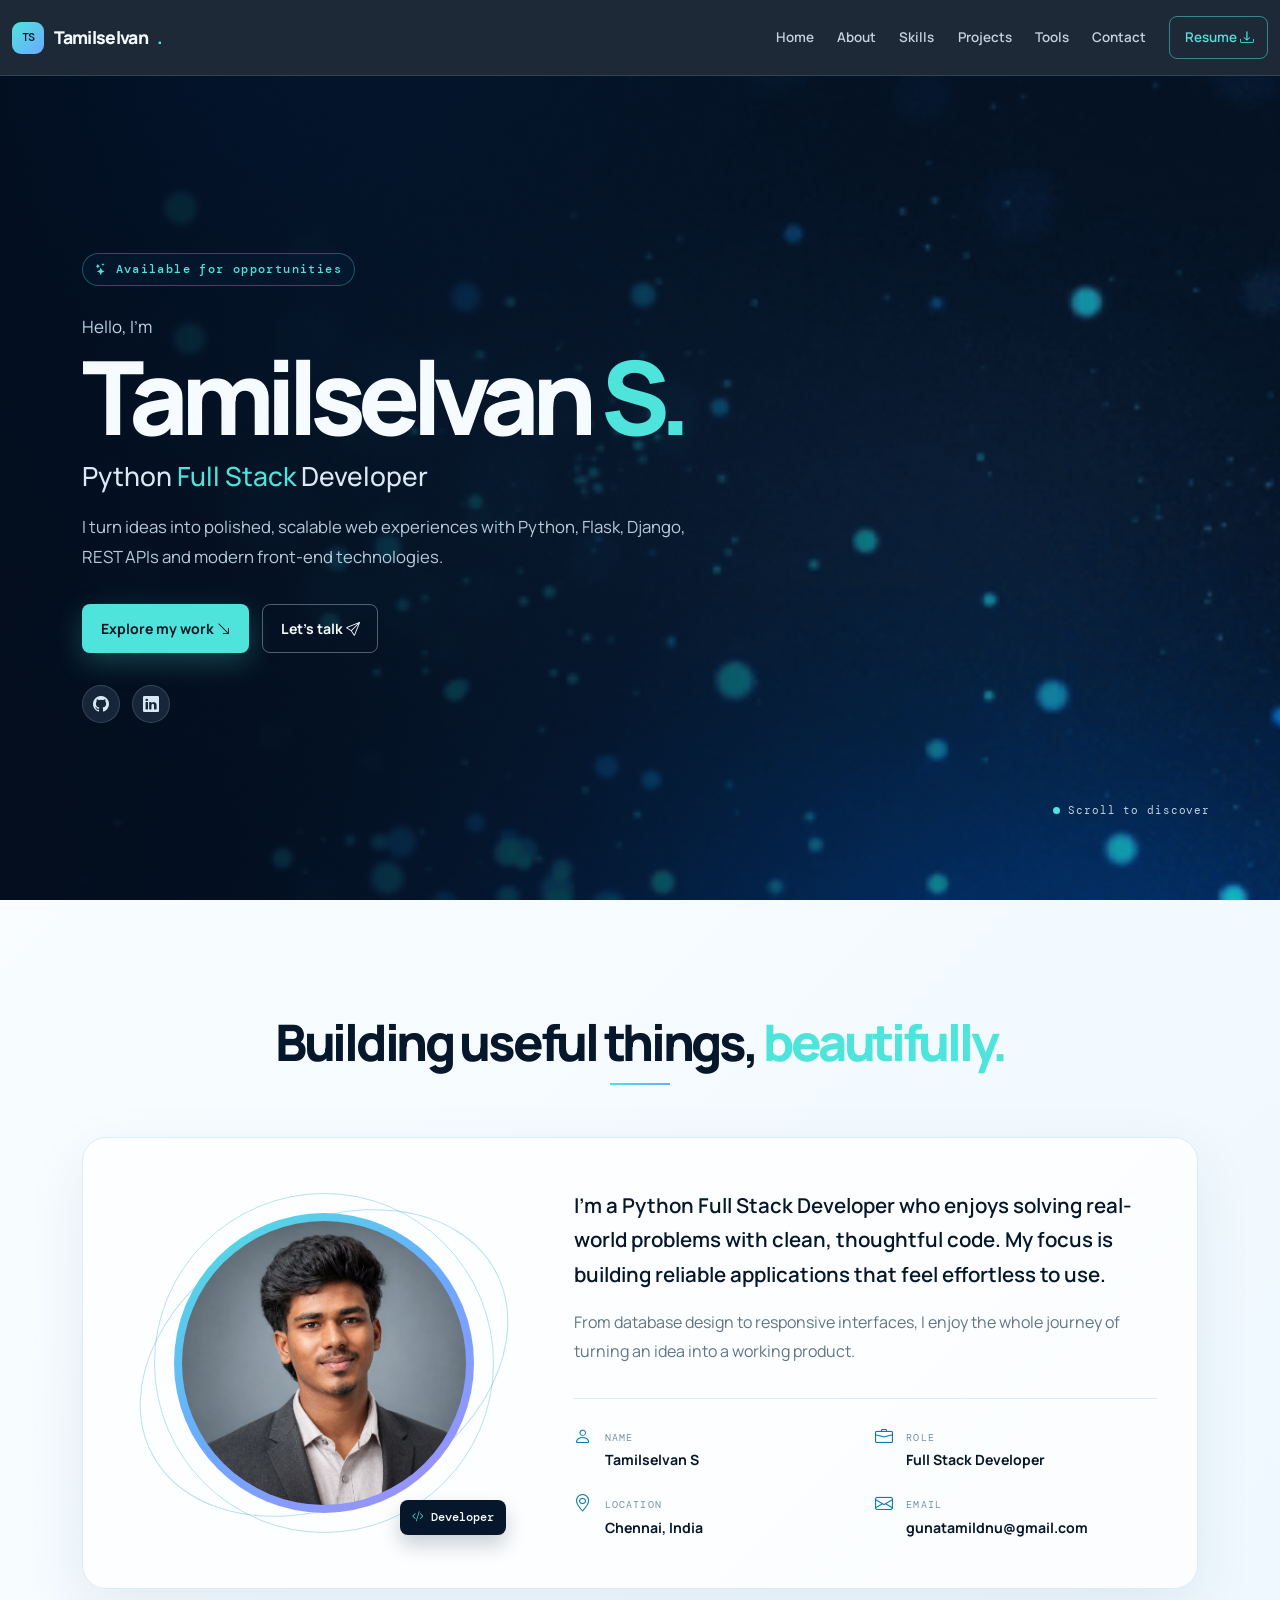
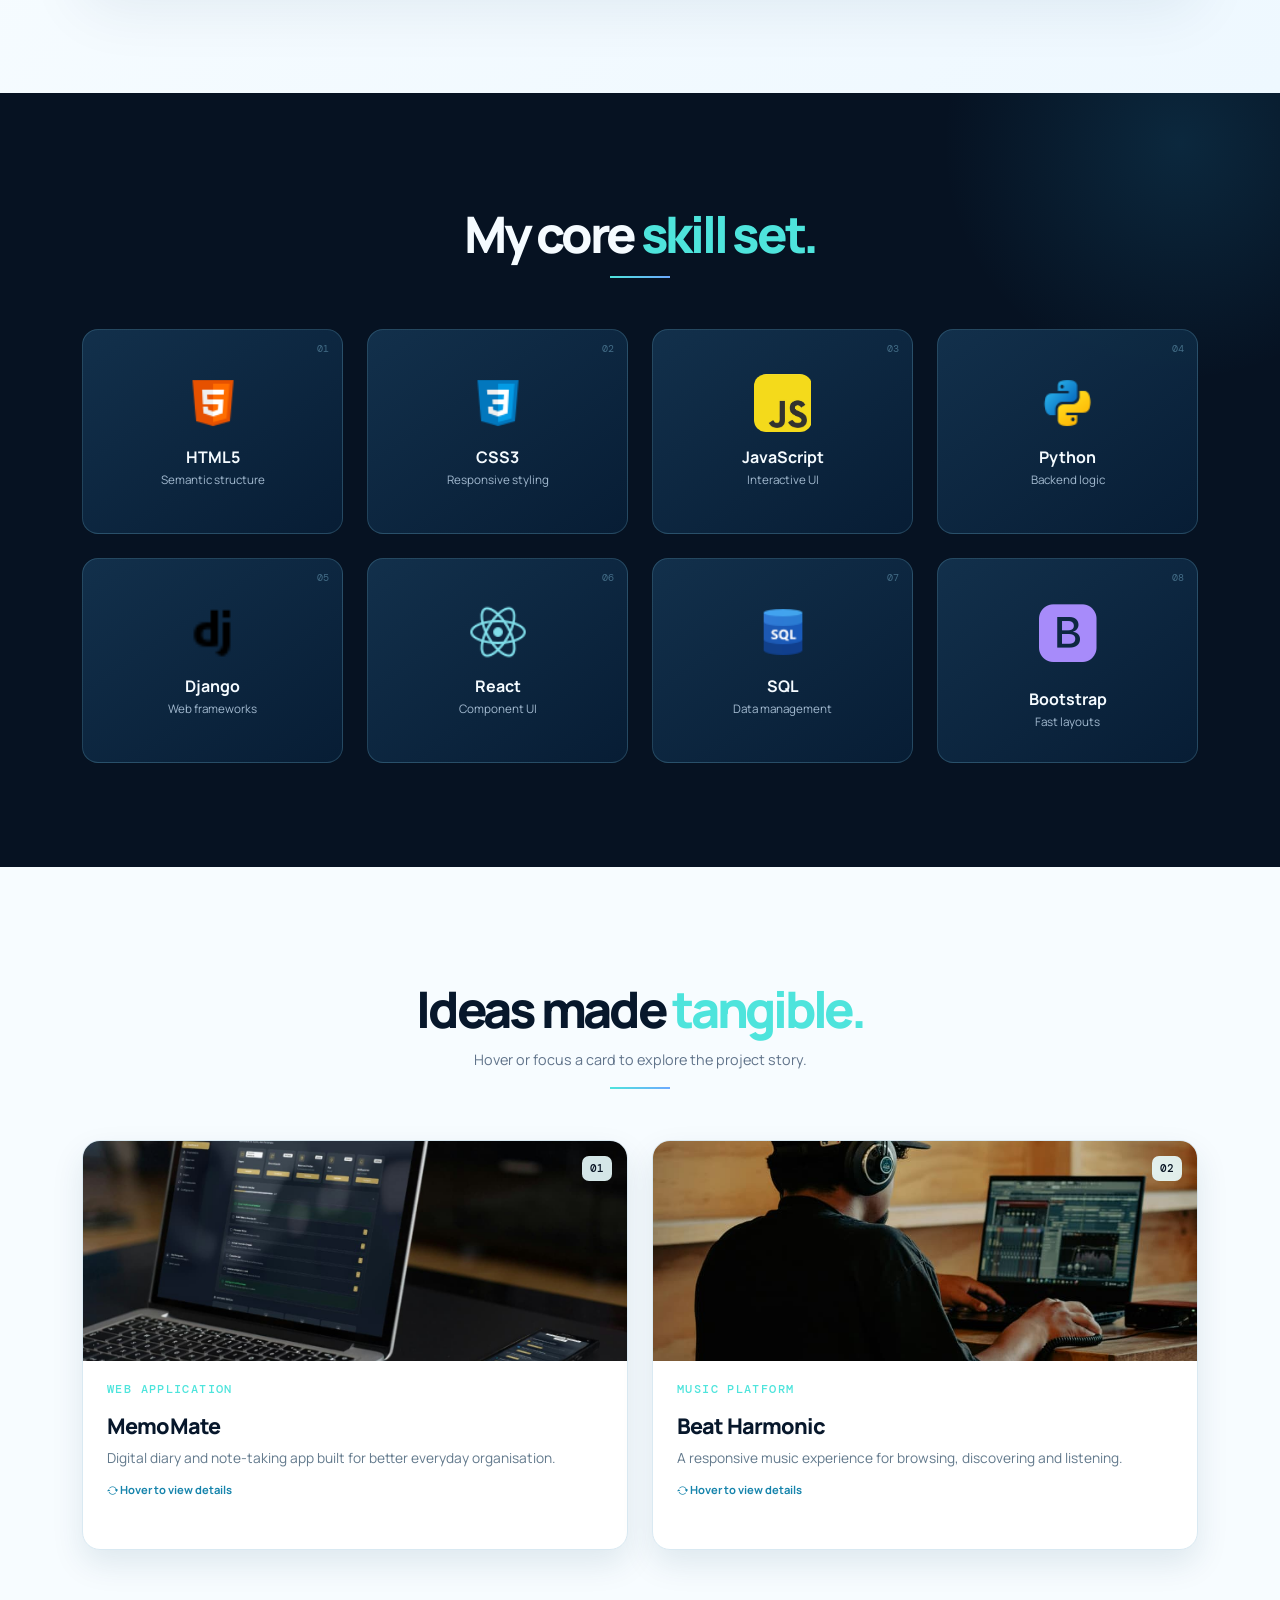
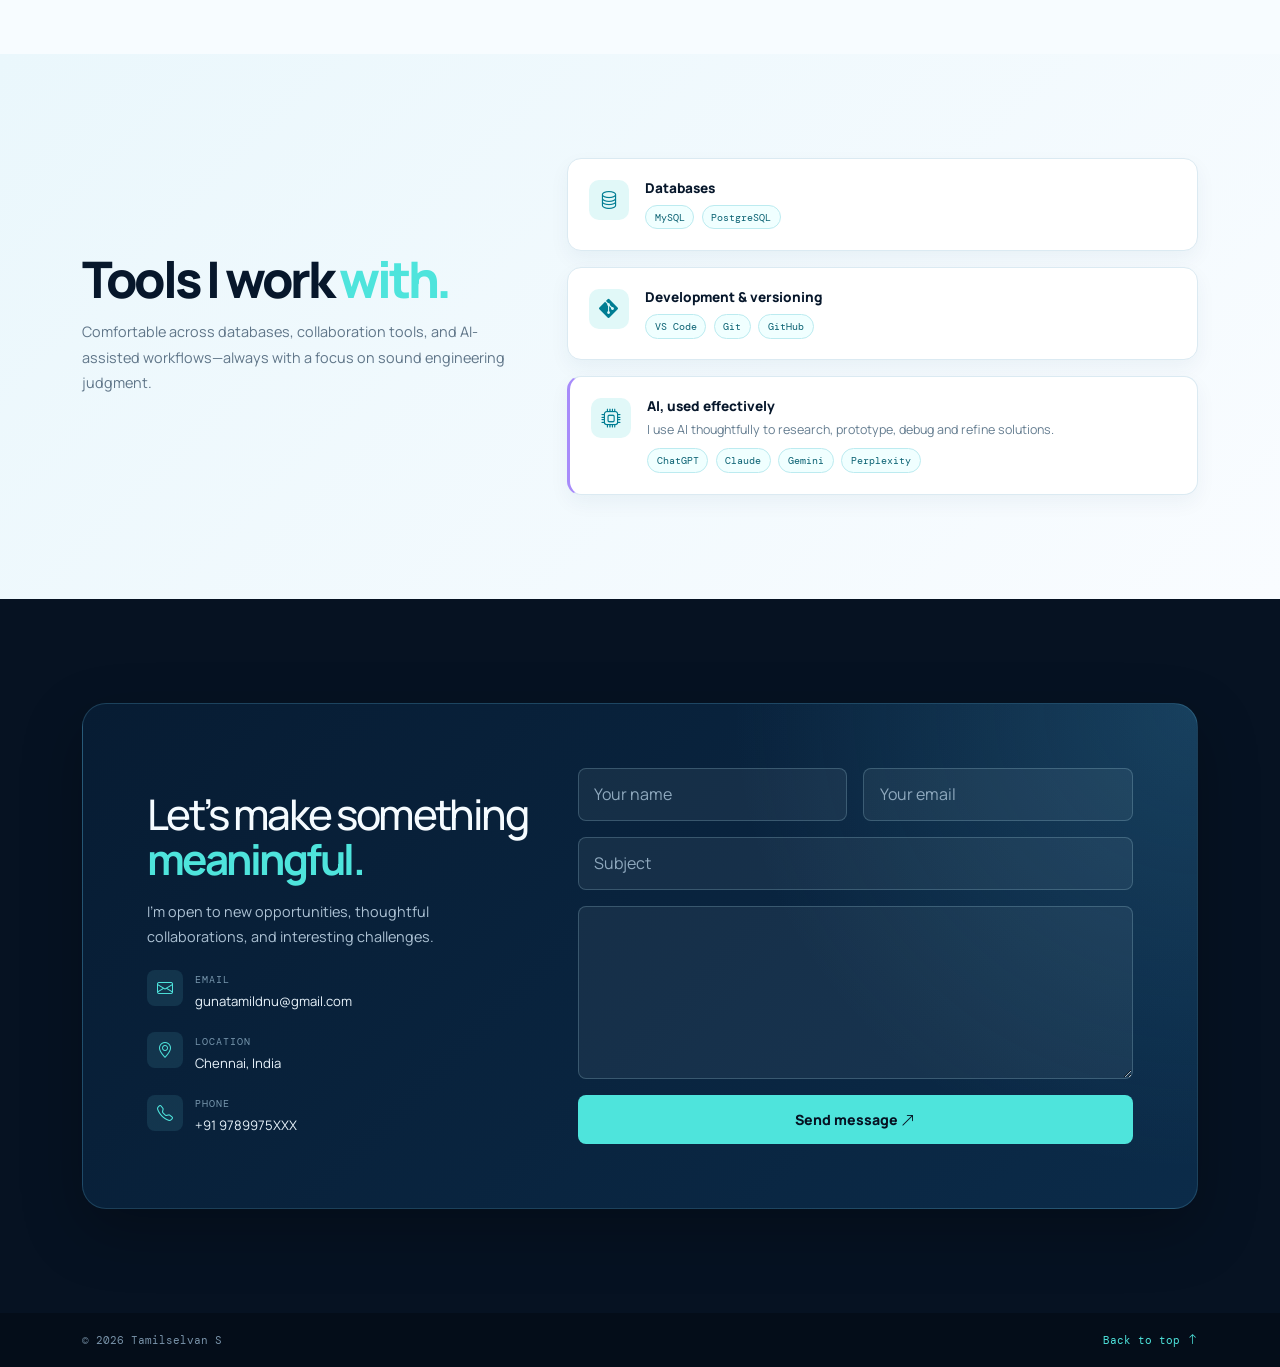
<file: index.html>
<!doctype html>
<html lang="en">
  <head>
    <meta charset="UTF-8">
    <meta name="viewport" content="width=device-width,initial-scale=1">
    <meta name="description" content="Tamilselvan S — Python Full Stack Developer.">
    <title>
      Tamilselvan S | Portfolio
    </title>
    <link href="https://cdn.jsdelivr.net/npm/bootstrap@5.3.3/dist/css/bootstrap.min.css" rel="stylesheet">
    <link rel="stylesheet" href="https://cdn.jsdelivr.net/npm/bootstrap-icons@1.11.3/font/bootstrap-icons.min.css">
    <link rel="stylesheet" href="css/task.css">
  </head>
  <body>
    <!-- Navigation -->
    <nav class="navbar navbar-expand-lg header">
      <div class="container-fluid">
        <a href="#home" class="navbar-brand name">
          <b>
            TS
          </b>
          Tamilselvan
          <span>
            .
          </span>
        </a>
        <button class="navbar-toggler" type="button" data-bs-toggle="collapse" data-bs-target="#nav" aria-label="Open menu">
          <i class="bi bi-list">
          </i>
        </button>
        <div class="collapse navbar-collapse" id="nav">
          <div class="nav-links ms-auto">
            <a href="#home">
              Home
            </a>
            <a href="#about">
              About
            </a>
            <a href="#skills">
              Skills
            </a>
            <a href="#projects">
              Projects
            </a>
            <a href="#tools">
              Tools
            </a>
            <a href="#contact">
              Contact
            </a>
            <a class="cv-btn" href="documents/Tamilselvan_S_CV.pdf" target="_blank" rel="noopener">
              Resume
              <i class="bi bi-download">
              </i>
            </a>
          </div>
        </div>
      </div>
    </nav>
  <main>
    <!-- Hero -->
      <section id="home" class="hero-section">
        <div class="hero-overlay">
        </div>
        <div class="container hero-wrap">
          <div class="hero-content">
            <span class="eyebrow">
              <i class="bi bi-stars">
              </i>
              Available for opportunities
            </span>
            <p class="intro">
              Hello, I’m
            </p>
            <h1>
              Tamilselvan
              <span>
                S.
              </span>
            </h1>
            <h2>
              Python
              <em>
                Full Stack
              </em>
              Developer
            </h2>
            <p class="description">
              I turn ideas into polished, scalable web experiences with Python, Flask, Django, REST APIs and modern front-end technologies.
            </p>
            <div class="hero-buttons">
              <a href="#projects" class="btn btn-projects">
                Explore my work
                <i class="bi bi-arrow-down-right">
                </i>
              </a>
              <a href="#contact" class="btn btn-contact">
                Let’s talk
                <i class="bi bi-send">
                </i>
              </a>
            </div>
            <div class="social-links">
              <a href="https://github.com/Tamilselvan-SD" target="_blank" rel="noopener" aria-label="GitHub">
                <i class="bi bi-github">
                </i>
              </a>
              <a href="https://www.linkedin.com/in/tamilselvan-s-41a1a5319/" target="_blank" rel="noopener" aria-label="LinkedIn">
                <i class="bi bi-linkedin">
                </i>
              </a>
            </div>
          </div>
          <a class="scroll-cue" href="#about">
            <span>
            </span>
            Scroll to discover
          </a>
        </div>
      </section>
    <!-- About -->
    <section id="about" class="about-section section-space">
        <div class="container">
          <header class="section-heading text-center">
            <h2>
              Building useful things,
              <em>
                beautifully.
              </em>
            </h2>
            <div class="heading-line">
            </div>
          </header>
          <div class="about-card">
            <div class="row align-items-center g-5">
              <div class="col-12 col-lg-5">
                <div class="profile-area reveal-left">
                  <i class="profile-orbit one">
                  </i>
                  <i class="profile-orbit two">
                  </i>
                  <div class="profile-frame">
                    <img class="profile-image" src="images/tamilselvan.png" alt="Tamilselvan S">
                  </div>
                  <span class="profile-tag">
                    <i class="bi bi-code-slash">
                    </i>
                    Developer
                  </span>
                </div>
              </div>
              <div class="col-12 col-lg-7">
                <div class="about-info reveal-right">
                  <p class="lead-copy">
                    I’m a Python Full Stack Developer who enjoys solving real-world problems with clean, thoughtful code. My focus is building reliable applications that feel effortless to use.
                  </p>
                  <p class="support-copy">
                    From database design to responsive interfaces, I enjoy the whole journey of turning an idea into a working product.
                  </p>
                  <div class="about-details">
                    <div class="info-item">
                      <i class="bi bi-person">
                      </i>
                      <div>
                        <small>
                          NAME
                        </small>
                        <p>
                          Tamilselvan S
                        </p>
                      </div>
                    </div>
                    <div class="info-item">
                      <i class="bi bi-briefcase">
                      </i>
                      <div>
                        <small>
                          ROLE
                        </small>
                        <p>
                          Full Stack Developer
                        </p>
                      </div>
                    </div>
                    <div class="info-item">
                      <i class="bi bi-geo-alt">
                      </i>
                      <div>
                        <small>
                          LOCATION
                        </small>
                        <p>
                          Chennai, India
                        </p>
                      </div>
                    </div>
                    <div class="info-item">
                      <i class="bi bi-envelope">
                      </i>
                      <div>
                        <small>
                          EMAIL
                        </small>
                        <p>
                          gunatamildnu@gmail.com
                        </p>
                      </div>
                    </div>
                  </div>
                </div>
              </div>
            </div>
          </div>
        </div>
      </section>
    <!-- Skills -->
    <section id="skills" class="skills-section section-space">
        <div class="container">
          <header class="section-heading text-center light-heading">
            <h2>
              My core
              <em>
                skill set.
              </em>
            </h2>
            <div class="heading-line">
            </div>
          </header>
          <div class="row g-3 g-md-4 justify-content-center">
            <div class="col-6 col-md-4 col-lg-3">
              <article class="skill-card">
                <img src="images/html.png" alt="HTML5">
                <h3>
                  HTML5
                </h3>
                <p>
                  Semantic structure
                </p>
                <span>
                  01
                </span>
              </article>
            </div>
            <div class="col-6 col-md-4 col-lg-3">
              <article class="skill-card">
                <img src="images/css.png" alt="CSS3">
                <h3>
                  CSS3
                </h3>
                <p>
                  Responsive styling
                </p>
                <span>
                  02
                </span>
              </article>
            </div>
            <div class="col-6 col-md-4 col-lg-3">
              <article class="skill-card">
                <img src="images/javascript.jpg" alt="JavaScript">
                <h3>
                  JavaScript
                </h3>
                <p>
                  Interactive UI
                </p>
                <span>
                  03
                </span>
              </article>
            </div>
            <div class="col-6 col-md-4 col-lg-3">
              <article class="skill-card">
                <img src="images/python.png" alt="Python">
                <h3>
                  Python
                </h3>
                <p>
                  Backend logic
                </p>
                <span>
                  04
                </span>
              </article>
            </div>
            <div class="col-6 col-md-4 col-lg-3">
              <article class="skill-card">
                <img src="images/django.png" alt="Django">
                <h3>
                  Django
                </h3>
                <p>
                  Web frameworks
                </p>
                <span>
                  05
                </span>
              </article>
            </div>
            <div class="col-6 col-md-4 col-lg-3">
              <article class="skill-card">
                <img src="images/react.png" alt="React">
                <h3>
                  React
                </h3>
                <p>
                  Component UI
                </p>
                <span>
                  06
                </span>
              </article>
            </div>
            <div class="col-6 col-md-4 col-lg-3">
              <article class="skill-card">
                <img src="images/sql.png" alt="SQL">
                <h3>
                  SQL
                </h3>
                <p>
                  Data management
                </p>
                <span>
                  07
                </span>
              </article>
            </div>
            <div class="col-6 col-md-4 col-lg-3">
              <article class="skill-card bootstrap-card">
                <i class="bi bi-bootstrap-fill">
                </i>
                <h3>
                  Bootstrap
                </h3>
                <p>
                  Fast layouts
                </p>
                <span>
                  08
                </span>
              </article>
            </div>
          </div>
        </div>
      </section>
    <!-- Projects -->
    <section id="projects" class="projects-section section-space">
        <div class="container">
          <header class="section-heading text-center">
            <h2>
              Ideas made
              <em>
                tangible.
              </em>
            </h2>
            <p>
              Hover or focus a card to explore the project story.
            </p>
            <div class="heading-line">
            </div>
          </header>
          <div class="row g-4 justify-content-center">
            <div class="col-12 col-lg-6">
              <article class="project-flip" tabindex="0">
                <div class="project-inner">
                  <div class="project-face project-front">
                    <div class="project-image">
                      <img src="images/memomate.jpeg" alt="MemoMate application">
                      <span>
                        01
                      </span>
                    </div>
                    <div class="project-content">
                      <p class="project-type">
                        WEB APPLICATION
                      </p>
                      <h3>
                        MemoMate
                      </h3>
                      <p>
                        Digital diary and note-taking app built for better everyday organisation.
                      </p>
                      <b>
                        <i class="bi bi-arrow-repeat">
                        </i>
                        Hover to view details
                      </b>
                    </div>
                  </div>
                  <div class="project-face project-back">
                    <p class="project-type">
                      MEMOMATE / DETAILS
                    </p>
                    <h3>
                      Make every thought count.
                    </h3>
                    <p>
                      MemoMate is an all-purpose and easy-to-use digital notepad that is aimed at assisting users in capturing ,organizing, and managing their moments efficiently. With a user-friendly interface, users can easily create and access their memos without any difficulty. 
                    </p>
                    <p>
                      Implemented voice-to-text for accessible note-taking, plus note management and PDF/PNG export features.
                    </p>
                    <div class="stack-tags">
                      <span>
                        Flask
                      </span>
                      <span>
                       REST API
                      </span>
                      <span>
                       MySQL
                      </span>
                      <span>
                        JavaScript
                      </span>
                      <span>
                        HTML 
                      </span>
                      <span>
                        CSS
                      </span>
                    </div>
                  </div>
                </div>
              </article>
            </div>
            <div class="col-12 col-lg-6">
              <article class="project-flip" tabindex="0">
                <div class="project-inner">
                  <div class="project-face project-front">
                    <div class="project-image">
                      <img src="images/beatharmonic.jpeg" alt="Beat Harmonic music app">
                      <span>
                        02
                      </span>
                    </div>
                    <div class="project-content">
                      <p class="project-type">
                        MUSIC PLATFORM
                      </p>
                      <h3>
                        Beat Harmonic
                      </h3>
                      <p>
                        A responsive music experience for browsing, discovering and listening.
                      </p>
                      <b>
                        <i class="bi bi-arrow-repeat">
                        </i>
                        Hover to view details
                      </b>
                    </div>
                  </div>
                  <div class="project-face project-back">
                    <p class="project-type">
                      BEAT HARMONIC / DETAILS
                    </p>
                    <h3>
                      Music, in motion.
                    </h3>
                    <p>
                      Developed a music streaming web application using Python Flask and REST API integration, with a responsive interface for browsing and exploring music.
                    </p>
                    <p>
                      Implemented dynamic music playback, backend integration, and MySQL data storage for application content.
                    </p>
                    <div class="stack-tags">
                      <span>
                        Flask
                      </span>
                      <span>
                        REST API
                      </span>
                      <span>
                        MySQL
                      </span>
                      <span>
                        JavaScript
                      </span>
                      <span>
                        HTML
                      </span>
                      <span>
                        CSS
                      </span>
                    </div>
                  </div>
                </div>
              </article>
            </div>
          </div>
        </div>
      </section>
    <!-- Tools -->
    <section id="tools" class="tools-section section-space">
        <div class="container">
          <div class="row align-items-center g-5">
            <div class="col-lg-5">
              <header class="section-heading tools-heading">
                <h2>
                  Tools I work
                  <em>
                    with.
                  </em>
                </h2>
                <p>
                  Comfortable across databases, collaboration tools, and AI-assisted workflows—always with a focus on sound engineering judgment.
                </p>
              </header>
            </div>
            <div class="col-lg-7">
              <div class="tool-groups">
                <div class="tool-group">
                  <i class="bi bi-database">
                  </i>
                  <div>
                    <h3>
                      Databases
                    </h3>
                    <div class="tool-pills">
                      <span>
                        MySQL
                      </span>
                      <span>
                        PostgreSQL
                      </span>
                    </div>
                  </div>
                </div>
                <div class="tool-group">
                  <i class="bi bi-git">
                  </i>
                  <div>
                    <h3>
                      Development & versioning
                    </h3>
                    <div class="tool-pills">
                      <span>
                        VS Code
                      </span>
                      <span>
                        Git
                      </span>
                      <span>
                        GitHub
                      </span>
                    </div>
                  </div>
                </div>
                <div class="tool-group ai-group">
                  <i class="bi bi-cpu">
                  </i>
                  <div>
                    <h3>
                      AI, used effectively
                    </h3>
                    <p>
                      I use AI thoughtfully to research, prototype, debug and refine solutions.
                    </p>
                    <div class="tool-pills">
                      <span>
                        ChatGPT
                      </span>
                      <span>
                        Claude
                      </span>
                      <span>
                        Gemini
                      </span>
                      <span>
                        Perplexity
                      </span>
                    </div>
                  </div>
                </div>
              </div>
            </div>
          </div>
        </div>
      </section>
    <!-- Contact -->
    <section id="contact" class="contact-section section-space">
        <div class="container">
          <div class="contact-card">
            <div class="row g-5 align-items-center">
              <div class="col-12 col-lg-5">
              <div class="contact-info">
                <h2>
                    Let’s make something
                    <strong>
                      meaningful.
                    </strong>
                  </h2>
                  <p>
                    I’m open to new opportunities, thoughtful collaborations, and interesting challenges.
                  </p>
                  <div class="contact-item">
                    <i class="bi bi-envelope">
                    </i>
                    <div>
                      <small>
                        EMAIL
                      </small>
                      <a href="mailto:gunatamildnu@gmail.com">
                        gunatamildnu@gmail.com
                      </a>
                    </div>
                  </div>
                  <div class="contact-item">
                    <i class="bi bi-geo-alt">
                    </i>
                    <div>
                      <small>
                        LOCATION
                      </small>
                      <p>
                        Chennai, India
                      </p>
                    </div>
                  </div>
                  <div class="contact-item">
                    <i class="bi bi-telephone">
                    </i>
                    <div>
                      <small>
                        PHONE
                      </small>
                      <a href="tel:+919789975714">
                        +91 9789975XXX
                      </a>
                    </div>
                  </div>
                </div>
              </div>
              <div class="col-12 col-lg-7">
                <form class="contact-form">
                  <div class="row g-3">
                    <div class="col-md-6">
                      <input type="text" class="form-control" placeholder="Your name" required>
                    </div>
                    <div class="col-md-6">
                      <input type="email" class="form-control" placeholder="Your email" required>
                    </div>
                    <div class="col-12">
                      <input type="text" class="form-control" placeholder="Subject">
                    </div>
                    <div class="col-12">
                      <textarea class="form-control" rows="6" placeholder="Tell me about your project" required>
                      </textarea>
                    </div>
                    <div class="col-12">
                      <button class="contact-btn">
                        Send message
                        <i class="bi bi-arrow-up-right">
                        </i>
                      </button>
                    </div>
                  </div>
                </form>
              </div>
            </div>
          </div>
        </div>
      </section>
    </main>
    <footer>
      <div class="container">
        <span>
          © 2026 Tamilselvan S
        </span>
        <a href="#home">
          Back to top
          <i class="bi bi-arrow-up">
          </i>
        </a>
      </div>
    </footer>
    <script src="https://cdn.jsdelivr.net/npm/bootstrap@5.3.3/dist/js/bootstrap.bundle.min.js">
    </script>
  </body>
</html>
</file>
<file: css/task.css>
@import url('https://fonts.googleapis.com/css2?family=DM+Mono:wght@400;500&family=Manrope:wght@400;500;600;700;800&display=swap');
:root{
  --ink:#07172b;
  --navy:#061222;
  --aqua:#4ee4dc;
  --sky:#6ca9ff;
  --violet:#a78bfa;
  --white:#f5fbff;
  --muted:#9db1c6
}
*{
  box-sizing:border-box
}
html{
  scroll-behavior:smooth;
  scroll-padding-top:76px
}
body{
  margin:0;
  font-family:Manrope,Arial,sans-serif;
  color:var(--ink);
  background:#f6fbff;
  overflow-x:hidden
}
.header{
  min-height:76px;
  background:rgba(6,18,34,.9);
  backdrop-filter:blur(16px);
  border-bottom:1px solid rgba(154,222,246,.15);
  position:sticky;
  top:0;
  z-index:100
}
.name{
  color:var(--white)!important;
  font-weight:800;
  font-size:1.1rem;
  letter-spacing:-.04em;
  display:flex;
  align-items:center;
  gap:.6rem
}
.name b{
  display:grid;
  place-items:center;
  width:32px;
  height:32px;
  background:linear-gradient(135deg,var(--aqua),var(--sky));
  color:var(--navy);
  border-radius:9px;
  font:500 .72rem 'DM Mono'
}
.name span{
  color:var(--aqua)
}
.nav-links{
  display:flex;
  align-items:center;
  gap:1.45rem
}
.nav-links a{
  color:#c5d3e1;
  text-decoration:none;
  font-size:.84rem;
  font-weight:600;
  position:relative;
  transition:color .2s ease
}
.nav-links a:not(.cv-btn):hover{
  color:var(--aqua)
}
.nav-links a:not(.cv-btn)::after{
  content:'';
  position:absolute;
  right:0;
  bottom:-.45rem;
  left:0;
  height:2px;
  border-radius:2px;
  background:var(--aqua);
  transform:scaleX(0);
  transform-origin:right;
  transition:transform .25s ease
}
.nav-links a:not(.cv-btn):hover::after,
.nav-links a:not(.cv-btn):focus-visible::after{
  transform:scaleX(1);
  transform-origin:left
}
.cv-btn{
  padding:.65rem .9rem;
  border:1px solid rgba(78,228,220,.5);
  border-radius:8px;
  color:var(--aqua)!important
}
.cv-btn:hover{
  background:var(--aqua);
  color:var(--navy)!important
}
.navbar-toggler{
  color:var(--aqua);
  border-color:rgba(78,228,220,.45)
}
.hero-section{
  min-height:calc(100vh - 76px);
  position:relative;
  display:flex;
  align-items:center;
  isolation:isolate;
  background:url('../images/Blue_theme.gif') center/cover no-repeat
}
.hero-overlay{
  position:absolute;
  inset:0;
  z-index:-1;
  background:linear-gradient(90deg,rgba(3,13,29,.95),rgba(4,16,33,.8) 45%,rgba(3,14,31,.25))
}
.hero-wrap{
  position:relative
}
.hero-content{
  max-width:710px;
  padding:7.5rem 0;
  animation:hero .9s both
}
.eyebrow,.project-type{
  color:var(--aqua);
  font:500 .72rem 'DM Mono';
  letter-spacing:.12em
}
.eyebrow{
  border:1px solid rgba(78,228,220,.32);
  border-radius:30px;
  padding:.5rem .75rem;
  display:inline-flex;
  gap:.45rem;
  background:rgba(6,30,54,.45)
}
.intro{
  color:#bed3e9;
  margin:1.75rem 0 .4rem;
  font-size:1.06rem
}
.hero-content h1{
  margin:0;
  color:var(--white);
  font-size:clamp(3.4rem,8vw,6.7rem);
  line-height:.98;
  font-weight:800;
  letter-spacing:-.08em
}
.hero-content h1 span,.hero-content h2 em,.section-heading em{
  color:var(--aqua);
  font-style:normal
}
.hero-content h2{
  color:#dce9f4;
  margin:.9rem 0 1.2rem;
  font-size:clamp(1.2rem,2.3vw,1.65rem);
  font-weight:500
}
.description{
  color:#b7c9da;
  max-width:610px;
  line-height:1.8;
  font-size:1.05rem
}
.hero-buttons{
  display:flex;
  flex-wrap:wrap;
  gap:.8rem;
  margin:2rem 0
}
.hero-buttons .btn{
  padding:.8rem 1.1rem;
  font-size:.88rem;
  font-weight:700;
  border-radius:8px;
  transition:.25s
}
.hero-buttons .btn:hover{
  transform:translateY(-3px)
}
.btn-projects{
  background:var(--aqua);
  color:var(--navy);
  box-shadow:0 9px 28px rgba(78,228,220,.24)
}
.btn-projects:hover{
  color: var(--white);
  background-color:  var(--navy);
}
.btn-contact{
  color:var(--white);
  border:1px solid rgba(220,241,255,.35)
}
.btn-contact:hover{
  color:var(--white);
  border-color:var(--aqua)
}
.social-links{
  display:flex;
  gap:.75rem
}
.social-links a{
  width:38px;
  height:38px;
  display:grid;
  place-items:center;
  border-radius:50%;
  text-decoration:none;
  color:#d9e8f6;
  background:rgba(157,194,223,.13);
  border:1px solid rgba(193,222,241,.18);
  transition:.25s
}
.social-links a:hover{
  color:var(--navy);
  background:var(--aqua);
  transform:translateY(-3px)
}
.scroll-cue{
  position:absolute;
  bottom:1.6rem;
  right:0;
  color:#bed3e9;
  text-decoration:none;
  font:.68rem 'DM Mono';
  letter-spacing:.08em;
  display:flex;
  gap:.55rem;
  align-items:center
}
.scroll-cue span{
  width:7px;
  height:7px;
  border-radius:50%;
  background:var(--aqua);
  animation:pulse 1.6s infinite
}
.section-space{
  padding:6.5rem 0
}
.section-heading{
  margin-bottom:3.2rem
}
.section-heading h2{
  color:var(--ink);
  font-size:clamp(2rem,4vw,3.15rem);
  letter-spacing:-.065em;
  line-height:1.1;
  margin:.6rem 0 .8rem;
  font-weight:800
}
.heading-line{
  height:2px;
  width:60px;
  background:linear-gradient(90deg,var(--aqua),var(--sky));
  margin:.9rem auto 0
}
.section-heading>p{
  color:#60738a;
  font-size:.9rem
}
.about-section{
  background:linear-gradient(135deg,#f9fdff,#eef8ff)
}
.about-card{
  background:rgba(255,255,255,.75);
  border:1px solid #dcecf5;
  border-radius:24px;
  padding:2.5rem;
  box-shadow:0 20px 60px rgba(12,54,87,.08)
}
.profile-area{
  min-height:370px;
  display:grid;
  place-items:center;
  position:relative
}
.profile-frame{
  width:min(300px,78vw);
  height:min(300px,78vw);
  position:relative;
  padding:8px;
  border-radius:50%;
  background:linear-gradient(145deg,var(--aqua),var(--sky),var(--violet));
  z-index:1;
  transition: transform 0.5s ease;
}
.profile-image{
  width:100%;
  height:100%;
  object-fit:cover;
  object-position:center;
  border-radius:50%;
  background:#d5eaf5;
  transition: transform 0.5s ease;
}
.profile-image:hover,.profile-frame:hover{
  transform:scale(1.02)
}

.profile-orbit{
  position:absolute;
  border:1px solid rgba(65,166,216,.35);
  border-radius:50%
}
.profile-orbit.one{
  width:340px;
  height:340px;
  animation:spin 18s linear infinite
}
.profile-orbit.two{
  width:390px;
  height:280px;
  transform:rotate(-28deg)
}
.profile-tag{
  position:absolute;
  z-index:2;
  bottom:13px;
  right:5%;
  background:var(--ink);
  color:var(--white);
  padding:.6rem .75rem;
  border-radius:8px;
  font:500 .72rem 'DM Mono';
  box-shadow:0 10px 20px rgba(4,26,48,.2)
}
.profile-tag i{
  color:var(--aqua)
}
.lead-copy{
  color:var(--ink);
  font-size:1.28rem;
  line-height:1.7;
  font-weight:600
}
.support-copy{
  color:#61758a;
  line-height:1.8
}
.about-details{
  display:grid;
  grid-template-columns:repeat(2,1fr);
  gap:1.25rem;
  margin-top:2rem;
  padding-top:1.5rem;
  border-top:1px solid #dbeaf3
}
.info-item{
  display:flex;
  gap:.8rem;
  align-items:flex-start
}
.info-item>i{
  color:#087db1;
  font-size:1.1rem
}
.info-item small{
  color:#7790a5;
  font:.61rem 'DM Mono';
  letter-spacing:.12em
}
.info-item p{
  color:var(--ink);
  margin:.15rem 0 0;
  font-weight:700;
  font-size:.88rem
}
.skills-section{
  background:var(--navy);
  position:relative;
  overflow:hidden
}
.skills-section:before{
  content:'';
  position:absolute;
  width:500px;
  height:500px;
  background:radial-gradient(circle,rgba(39,154,204,.16),transparent 67%);
  top:-200px;
  right:-150px
}
.light-heading h2{
  color:var(--white)
}
.skill-card{
  min-height:205px;
  position:relative;
  overflow:hidden;
  padding:1.7rem 1rem;
  display:flex;
  flex-direction:column;
  align-items:center;
  justify-content:center;
  color:var(--white);
  text-align:center;
  background:linear-gradient(145deg,rgba(20,52,80,.9),rgba(8,31,55,.9));
  border:1px solid rgba(133,207,235,.2);
  border-radius:16px;
  transition:.3s;
  animation:bounce 3.8s ease-in-out infinite
}
.skill-card:hover{
  animation-play-state:paused;
  transform:translateY(-10px) scale(1.02);
  border-color:var(--aqua);
  box-shadow:0 18px 35px rgba(0,0,0,.28)
}
.skill-card:after{
  content:'';
  position:absolute;
  inset:0;
  background:linear-gradient(110deg,transparent 35%,rgba(147,250,255,.13) 47%,transparent 58%);
  transform:translateX(-130%);
  animation:shine 5s ease-in-out infinite
}
.skill-card img{
  width:58px;
  height:58px;
  object-fit:contain;
  border-radius:12px;
  margin-bottom:1rem;
  z-index:1
}
.skill-card h3{
  font-size:1rem;
  font-weight:700;
  margin:0;
  z-index:1
}
.skill-card p{
  color:#a3bad0;
  font-size:.73rem;
  margin:.35rem 0 0;
  z-index:1
}
.skill-card>span{
  position:absolute;
  top:12px;
  right:13px;
  color:rgba(132,192,220,.45);
  font:.62rem 'DM Mono'
}
.bootstrap-card>i{
  font-size:3.6rem;
  color:var(--violet);
  margin-bottom:.85rem;
  z-index:1
}
.skill-card:nth-child(2){
  animation-delay:.18s
}
.skill-card:nth-child(3){
  animation-delay:.36s
}
.skill-card:nth-child(4){
  animation-delay:.54s
}
.skill-card:nth-child(5){
  animation-delay:.72s
}
.skill-card:nth-child(6){
  animation-delay:.9s
}
.skill-card:nth-child(7){
  animation-delay:1.08s
}
.skill-card:nth-child(8){
  animation-delay:1.26s
}
.projects-section{
  background:#f7fcff
}
.project-flip{
  height:410px;
  perspective:1300px;
  outline:0
}
.project-inner{
  height:100%;
  position:relative;
  transform-style:preserve-3d;
  transition:transform .8s cubic-bezier(.2,.75,.2,1)
}
.project-flip:hover .project-inner,.project-flip:focus .project-inner{
  transform:rotateY(180deg)
}
.project-face{
  position:absolute;
  inset:0;
  overflow:hidden;
  border-radius:18px;
  backface-visibility:hidden;
  border:1px solid #d9e9f2;
  box-shadow:0 14px 32px rgba(13,57,84,.1)
}
.project-front{
  background:#fff
}
.project-image{
  height:220px;
  position:relative;
  overflow:hidden
}
.project-image:after{
  content:'';
  position:absolute;
  inset:0;
  background:linear-gradient(110deg,transparent 35%,rgba(255,255,255,.65) 47%,transparent 59%);
  transform:translateX(-130%);
  animation:projectShine 3.8s 1.2s ease-out both
}
.project-image img{
  width:100%;
  height:100%;
  object-fit:cover
}
.project-image span{
  position:absolute;
  top:15px;
  right:15px;
  color:var(--navy);
  background:rgba(234,254,255,.9);
  border-radius:7px;
  padding:.35rem .5rem;
  font:500 .68rem 'DM Mono'
}
.project-content{
  padding:1.3rem 1.5rem
}
.project-content h3,.project-back h3{
  font-size:1.35rem;
  font-weight:800;
  color:var(--ink);
  letter-spacing:-.04em;
  margin:.35rem 0 .5rem
}
.project-content>p:not(.project-type){
  color:#62798c;
  font-size:.86rem;
  line-height:1.55;
  margin:0
}
.project-content b{
  display:block;
  color:#1684ac;
  font-size:.7rem;
  margin-top:.9rem
}
.project-back{
  background:linear-gradient(145deg,#07213b,#0c3c60);
  color:#d7ebf8;
  transform:rotateY(180deg);
  padding:2rem;
  display:flex;
  flex-direction:column;
  justify-content:center
}
.project-back h3{
  color:var(--white);
  font-size:1.8rem
}
.project-back>p{
  font-size:.86rem;
  line-height:1.65;
  margin:.3rem 0
}
.stack-tags,.tool-pills{
  display:flex;
  gap:.45rem;
  flex-wrap:wrap
}
.stack-tags{
  margin-top:1rem
}
.stack-tags span,.tool-pills span{
  border:1px solid rgba(91,210,217,.35);
  color:#baf8f2;
  background:rgba(48,189,205,.1);
  border-radius:30px;
  padding:.3rem .55rem;
  font:.65rem 'DM Mono'
}
.tools-section{
  background:linear-gradient(135deg,#eaf7fc,#f9fcff)
}
.tools-heading{
  margin-bottom:0
}
.tools-heading h2{
  max-width:400px
}
.tools-heading p{
  color:#5f7588;
  line-height:1.75;
  max-width:430px
}
.tool-groups{
  display:grid;
  gap:1rem
}
.tool-group{
  display:flex;
  gap:1rem;
  align-items:flex-start;
  padding:1.3rem;
  border-radius:14px;
  background:#fff;
  border:1px solid #dbeaf2;
  box-shadow:0 8px 20px rgba(14,63,95,.05)
}
.tool-group>i{
  display:grid;
  place-items:center;
  min-width:40px;
  height:40px;
  border-radius:10px;
  background:#e1f8f8;
  color:#007d93;
  font-size:1.2rem
}
.tool-group h3{
  font-size:.85rem;
  font-weight:800;
  margin:0 0 .55rem;
  color:var(--ink)
}
.tool-group p{
  color:#657d90;
  font-size:.78rem;
  line-height:1.55;
  margin:-.2rem 0 .55rem
}
.tool-pills span{
  color:#0b6273;
  border-color:#bcebf0;
  background:#f0ffff
}
.ai-group{
  border-left:3px solid var(--violet)
}
.contact-section{
  background:var(--navy)
}
.contact-card{
  padding:clamp(1.6rem,5vw,4rem);
  border:1px solid rgba(112,198,227,.2);
  border-radius:24px;
  color:var(--white);
  background:radial-gradient(circle at 100% 0,rgba(74,157,195,.22),transparent 38%),linear-gradient(135deg,#071c33,#0b2b49);
  box-shadow:0 22px 60px rgba(0,0,0,.25)
}
.contact-info>span{
  color:var(--aqua);
  font:.7rem 'DM Mono';
  letter-spacing:.12em
}
.contact-info h2{
  font-size:clamp(2rem,3.3vw,3rem);
  letter-spacing:-.06em;
  line-height:1.08;
  margin:1rem 0
}
.contact-info h2 strong{
  color:var(--aqua)
}
.contact-info>p{
  color:#aec3d5;
  line-height:1.75;
  font-size:.9rem
}
.contact-item{
  display:flex;
  gap:.75rem;
  align-items:center;
  margin-top:1rem
}
.contact-item>i{
  width:36px;
  height:36px;
  display:grid;
  place-items:center;
  border-radius:8px;
  background:rgba(96,204,222,.12);
  color:var(--aqua)
}
.contact-item small{
  color:#7796ad;
  font:.61rem 'DM Mono';
  letter-spacing:.1em
}
.contact-item p,.contact-item a{
  display:block;
  color:#e8f3fb;
  text-decoration:none;
  font-size:.82rem;
  margin:.15rem 0 0
}
.contact-form .form-control{
  padding:.85rem .95rem;
  color:var(--white);
  background:rgba(237,252,255,.06);
  border:1px solid rgba(181,226,240,.22);
  border-radius:8px
}
.contact-form .form-control::placeholder{
  color:#8fa9be
}
.contact-form .form-control:focus{
  color:var(--white);
  background:rgba(237,252,255,.09);
  border-color:var(--aqua);
  box-shadow:0 0 0 .2rem rgba(78,228,220,.13)
}
.contact-btn{
  width:100%;
  padding:.85rem;
  border:0;
  border-radius:8px;
  background:var(--aqua);
  color:var(--navy);
  font-weight:800;
  font-size:.88rem;
  transition:.25s
}
.contact-btn:hover{
  transform:translateY(-3px);
  box-shadow:0 12px 24px rgba(78,228,220,.22)
}
footer{
  background:#040d19;
  color:#7892a8;
  font:.7rem 'DM Mono';
  padding:1.25rem 0
}
footer .container{
  display:flex;
  justify-content:space-between
}
footer a{
  color:var(--aqua);
  text-decoration:none
}
@keyframes hero{
  from{
    opacity:0;
    transform:translateY(22px)
  }
  to{
    opacity:1;
    transform:none
  }
}
@keyframes pulse{
  50%{
    box-shadow:0 0 0 7px rgba(78,228,220,0)
  }
}
@keyframes spin{
  to{
    transform:rotate(360deg)
  }
}
@keyframes bounce{
  0%,100%{
    transform:translateY(0)
  }
  50%{
    transform:translateY(-8px)
  }
}
@keyframes shine{
  0%,20%{
    transform:translateX(-130%)
  }
  45%,100%{
    transform:translateX(150%)
  }
}
@keyframes projectShine{
  from{
    transform:translateX(-130%)
  }
  to{
    transform:translateX(150%)
  }
}
@supports(animation-timeline:view()){
  .reveal-left{
    animation:slideL linear both;
    animation-timeline:view();
    animation-range:entry 8% cover 40%
  }
  .reveal-right{
    animation:slideR linear both;
    animation-timeline:view();
    animation-range:entry 8% cover 40%
  }
}
@keyframes slideL{
  from{
    opacity:0;
    transform:translateX(-70px)
  }
  to{
    opacity:1;
    transform:none
  }
}
@keyframes slideR{
  from{
    opacity:0;
    transform:translateX(70px)
  }
  to{
    opacity:1;
    transform:none
  }
}
@media(max-width:991px){
  .nav-links{
    padding:1.2rem 0;
    flex-direction:column;
    align-items:flex-start;
    gap:1rem
  }
  .hero-content{
    padding:6rem 0
  }
  .about-card{
    padding:1.5rem
  }
  .profile-area{
    min-height:330px
  }
  .tools-heading{
    text-align:center
  }
  .tools-heading p{
    margin:auto
  }
  .project-flip{
    height:425px
  }
}
@media(max-width:575px){
  .section-space{
    padding:4.5rem 0
  }
  .hero-content{
    padding:5rem 0 6rem
  }
  .hero-content h1{
    font-size:3.5rem
  }
  .hero-buttons .btn{
    width:100%
  }
  .scroll-cue{
    display:none
  }
  .about-card{
    border-radius:18px;
    padding:1.25rem
  }
  .profile-frame{
    width:250px;
    height:250px
  }
  .profile-orbit.one{
    width:280px;
    height:280px
  }
  .profile-orbit.two{
    width:315px;
    height:230px
  }
  .about-details{
    grid-template-columns:1fr;
    gap:1rem
  }
  .lead-copy{
    font-size:1.08rem
  }
  .project-flip{
    height:450px
  }
  .project-image{
    height:210px
  }
  .project-back{
    padding:1.5rem
  }
  .project-back h3{
    font-size:1.5rem
  }
  .project-back>p{
    font-size:.8rem
  }
  .tool-group{
    padding:1rem
  }
  .contact-card{
    border-radius:18px
  }
  .contact-info h2{
    font-size:2rem
  }
}
@media(prefers-reduced-motion:reduce){
  *,*:before,*:after{
    animation-duration:.01ms!important;
    animation-iteration-count:1!important;
    scroll-behavior:auto!important;
    transition-duration:.01ms!important
  }
  .project-flip:hover .project-inner,.project-flip:focus .project-inner{
    transform:none
  }
  .project-back{
    display:none
  }
}
</file>
